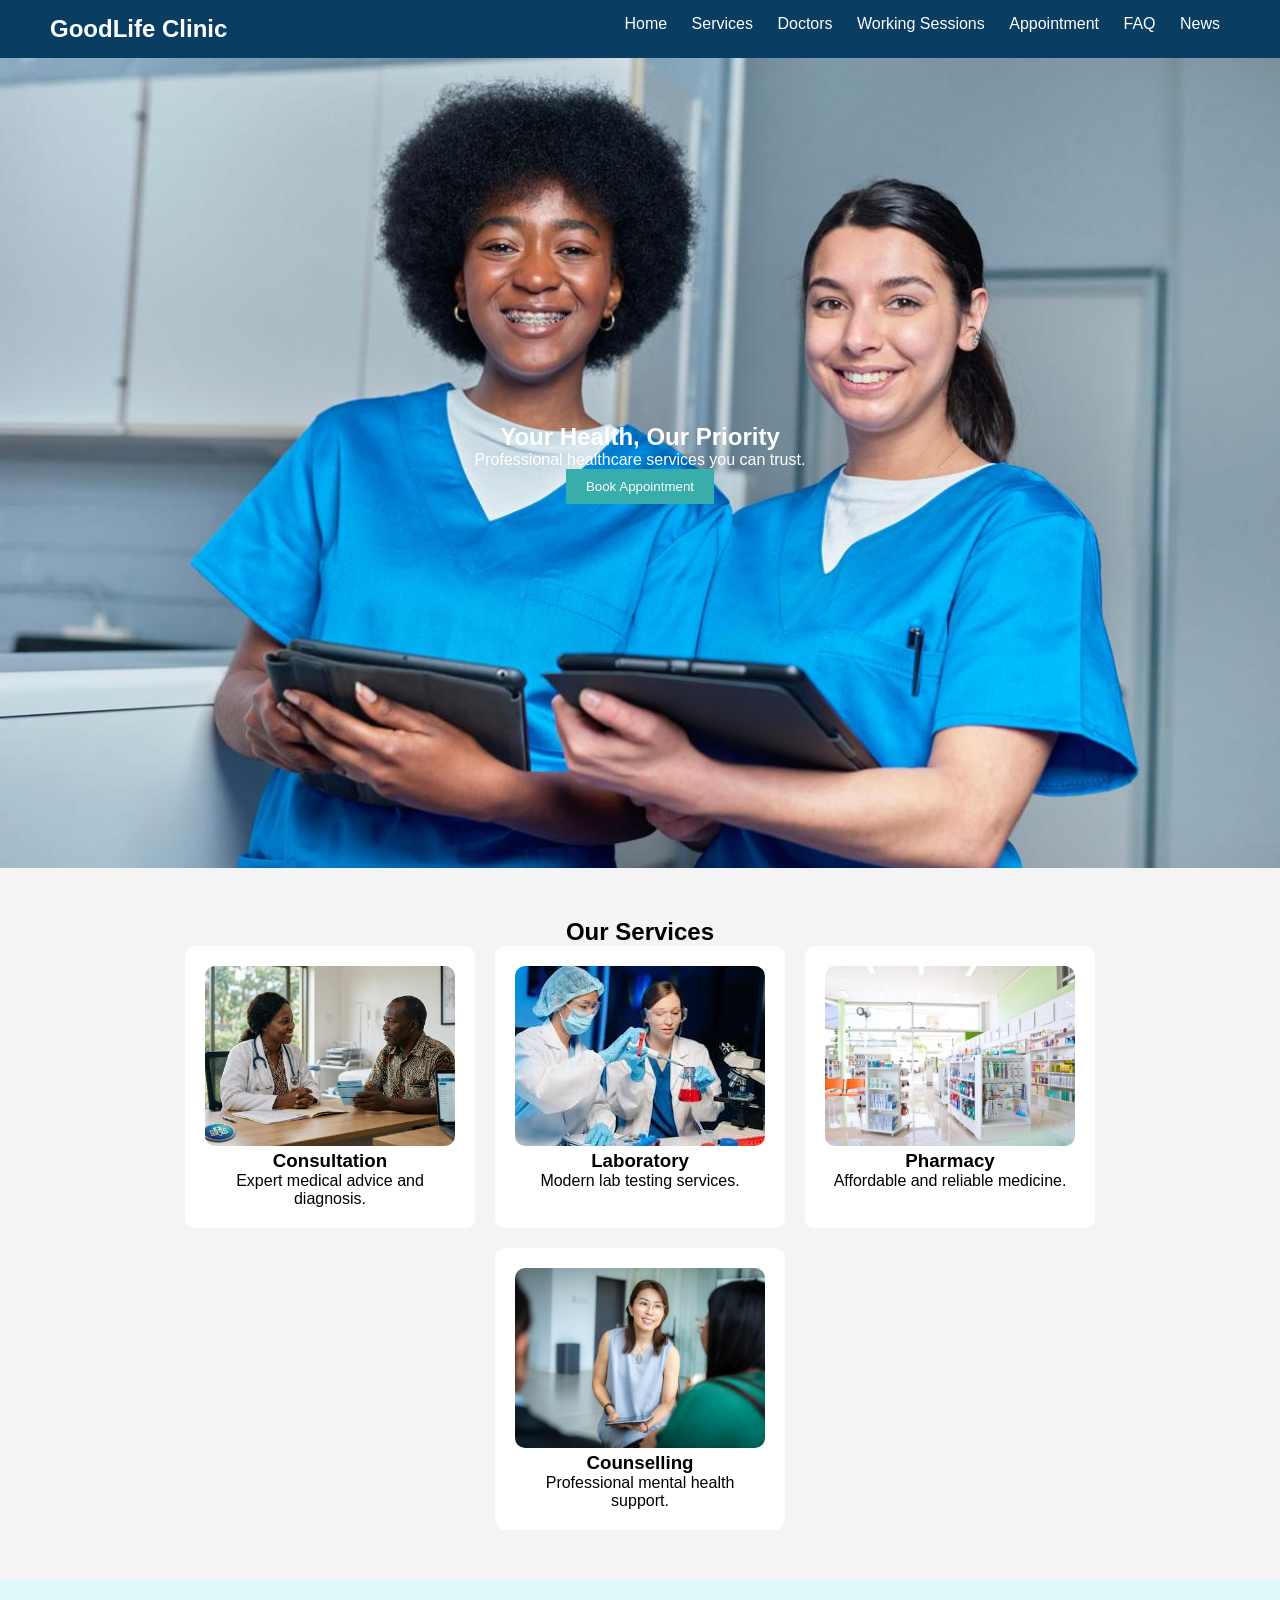
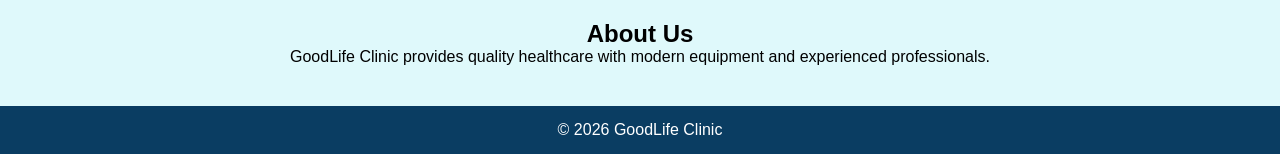
<file: index.html>
<!DOCTYPE html>
<html lang="en">
<head>
    <meta charset="UTF-8">
    <meta name="viewport" content="width=device-width, initial-scale=1.0">
    <title>GoodLife Clinic</title>
    <link rel="stylesheet" href="styles.css">
</head>
<body>

    <header>
    <h2>GoodLife Clinic</h2>
    <nav>
        <a href="index.html">Home</a>
        <a href="services.html">Services</a>
        <a href="doctors.html">Doctors</a>
        <a href="schedule.html">Working Sessions</a>
        <a href="appointment.html">Appointment</a>
        <a href="faq.html">FAQ</a>
        <a href="news.html">News</a>
    </nav>
</header>

    <section class="hero">
        <div class="hero-text">
            <h1>Your Health, Our Priority</h1>
            <p>Professional healthcare services you can trust.</p>
            <button onclick="location.href='appointment.html'">Book Appointment</button>
        </div>
    </section>

    <section id="services">
        <h2>Our Services</h2>
        <div class="cards">
            <div class="card">
                <img src="images/consultation.jpg">
                <h3>Consultation</h3>
                <p>Expert medical advice and diagnosis.</p>
            </div>
            <div class="card">
                <img src="images/laboratory.jpg">
                <h3>Laboratory</h3>
                <p>Modern lab testing services.</p>
            </div>
            <div class="card">
                <img src="images/pharmacy.jpg">
                <h3>Pharmacy</h3>
                <p>Affordable and reliable medicine.</p>
            </div>
            <div class="card">
                <img src="images/counselling.jpg">
                <h3>Counselling</h3>
                <p>Professional mental health support.</p>
            </div>
        </div>
    </section>

    <section id="about">
        <h2>About Us</h2>
        <p>GoodLife Clinic provides quality healthcare with modern equipment and experienced professionals.</p>
    </section>

    <footer>
        <p>© 2026 GoodLife Clinic</p>
    </footer>

    <script src="script.js"></script>
</body>
</html>
</file>
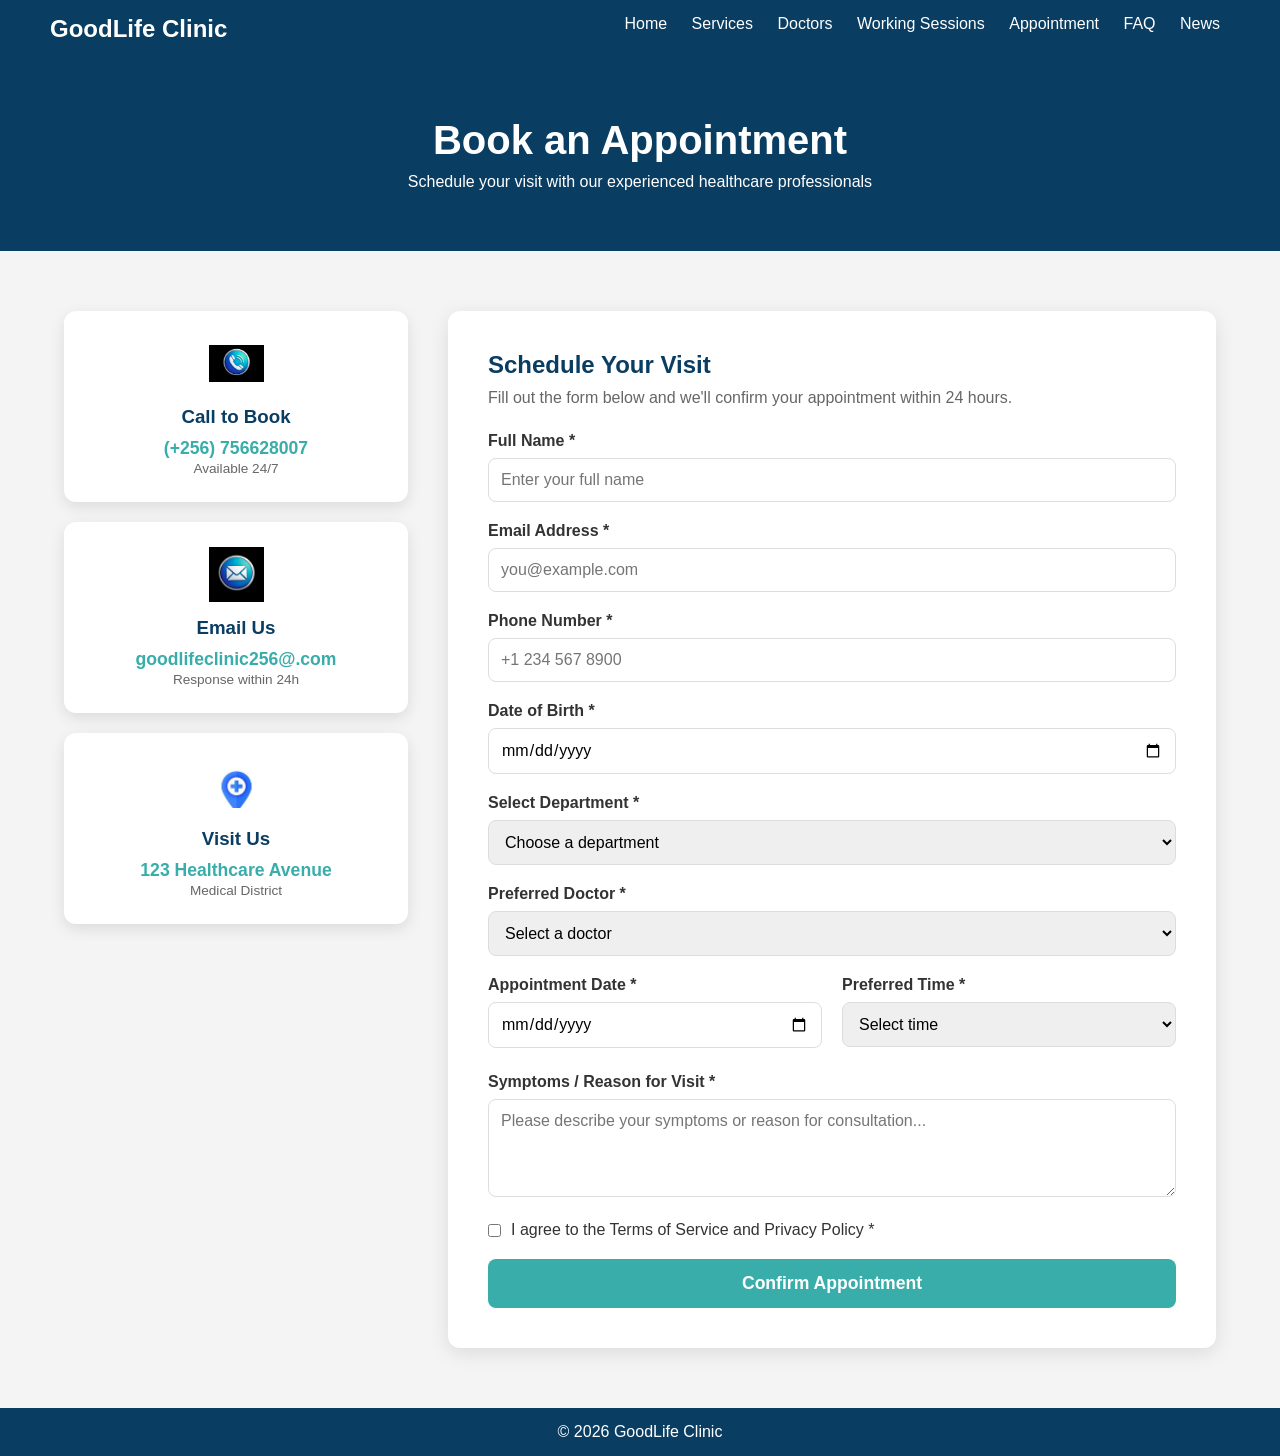
<file: appointment.html>
<!DOCTYPE html>
<html lang="en">
<head>
    <meta charset="UTF-8">
    <meta name="viewport" content="width=device-width, initial-scale=1.0">
    <title>Book Appointment - GoodLife Clinic</title>
    <link rel="stylesheet" href="styles.css">
</head>
<body>

    <header>
        <h2>GoodLife Clinic</h2>
        <nav>
            <a href="index.html">Home</a>
            <a href="services.html">Services</a>
            <a href="doctors.html">Doctors</a>
            <a href="schedule.html">Working Sessions</a>
            <a href="appointment.html">Appointment</a>
            <a href="faq.html">FAQ</a>
            <a href="news.html">News</a>
        </nav>
    </header>

    <section class="appointment-hero">
        <h1>Book an Appointment</h1>
        <p>Schedule your visit with our experienced healthcare professionals</p>
    </section>

    <section class="appointment-section">
        <div class="appointment-container">
            <div class="appointment-info">
                <div class="info-card">
                    <img src="images/phone-icon.png" alt="Call" class="info-icon">
                    <h3>Call to Book</h3>
                    <p>(+256) 756628007</p>
                    <span>Available 24/7</span>
                </div>
                <div class="info-card">
                    <img src="images/email-icon.png" alt="Email" class="info-icon">
                    <h3>Email Us</h3>
                    <p>goodlifeclinic256@.com</p>
                    <span>Response within 24h</span>
                </div>
                <div class="info-card">
                    <img src="images/location-icon.png" alt="Location" class="info-icon">
                    <h3>Visit Us</h3>
                    <p>123 Healthcare Avenue</p>
                    <span>Medical District</span>
                </div>
            </div>

            <div class="appointment-form">
                <h2>Schedule Your Visit</h2>
                <p>Fill out the form below and we'll confirm your appointment within 24 hours.</p>

                <form id="appointmentForm">
                    <div class="form-group">
                        <label>Full Name *</label>
                        <input type="text" id="fullName" placeholder="Enter your full name">
                        <span class="error" id="nameError"></span>
                    </div>

                    <div class="form-group">
                        <label>Email Address *</label>
                        <input type="email" id="email" placeholder="you@example.com">
                        <span class="error" id="emailError"></span>
                    </div>

                    <div class="form-group">
                        <label>Phone Number *</label>
                        <input type="tel" id="phone" placeholder="+1 234 567 8900">
                        <span class="error" id="phoneError"></span>
                    </div>

                    <div class="form-group">
                        <label>Date of Birth *</label>
                        <input type="date" id="dob">
                        <span class="error" id="dobError"></span>
                    </div>

                    <div class="form-group">
                        <label>Select Department *</label>
                        <select id="department">
                            <option value="">Choose a department</option>
                            <option value="general">General Medicine</option>
                            <option value="cardiology">Cardiology</option>
                            <option value="psychology">Psychology</option>
                            <option value="pediatrics">Pediatrics</option>
                            <option value="neurology">Neurology</option>
                        </select>
                        <span class="error" id="deptError"></span>
                    </div>

                    <div class="form-group">
                        <label>Preferred Doctor *</label>
                        <select id="doctor">
                            <option value="">Select a doctor</option>
                            <option value="john">Dr. John Doe - General Medicine</option>
                            <option value="sarah">Dr. Sarah Kim - Psychology</option>
                            <option value="michael">Dr. Michael Chen - Cardiology</option>
                            <option value="emily">Dr. Emily Watson - Pediatrics</option>
                            <option value="david">Dr. David Lee - Neurology</option>
                        </select>
                        <span class="error" id="doctorError"></span>
                    </div>

                    <div class="form-row">
                        <div class="form-group half">
                            <label>Appointment Date *</label>
                            <input type="date" id="appDate">
                            <span class="error" id="dateError"></span>
                        </div>
                        <div class="form-group half">
                            <label>Preferred Time *</label>
                            <select id="appTime">
                                <option value="">Select time</option>
                                <option value="09:00">09:00 AM</option>
                                <option value="10:00">10:00 AM</option>
                                <option value="11:00">11:00 AM</option>
                                <option value="14:00">02:00 PM</option>
                                <option value="15:00">03:00 PM</option>
                                <option value="16:00">04:00 PM</option>
                            </select>
                            <span class="error" id="timeError"></span>
                        </div>
                    </div>

                    <div class="form-group">
                        <label>Symptoms / Reason for Visit *</label>
                        <textarea id="symptoms" rows="4" placeholder="Please describe your symptoms or reason for consultation..."></textarea>
                        <span class="error" id="symptomsError"></span>
                    </div>

                    <div class="form-group checkbox">
                        <label>
                            <input type="checkbox" id="terms">
                            I agree to the Terms of Service and Privacy Policy *
                        </label>
                        <span class="error" id="termsError"></span>
                    </div>

                    <button type="submit" class="submit-btn">Confirm Appointment</button>
                </form>

                <div id="successMessage" class="success-message">
                    <div class="success-icon">✓</div>
                    <h3>Appointment Request Sent!</h3>
                    <p>Your appointment request has been submitted. We'll send a confirmation to your email within 24 hours.</p>
                    <button onclick="location.href='index.html'">Back to Home</button>
                </div>
            </div>
        </div>
    </section>

    <footer>
        <p>© 2026 GoodLife Clinic</p>
    </footer>

    <script src="script.js"></script>
</body>
</html>
</file>
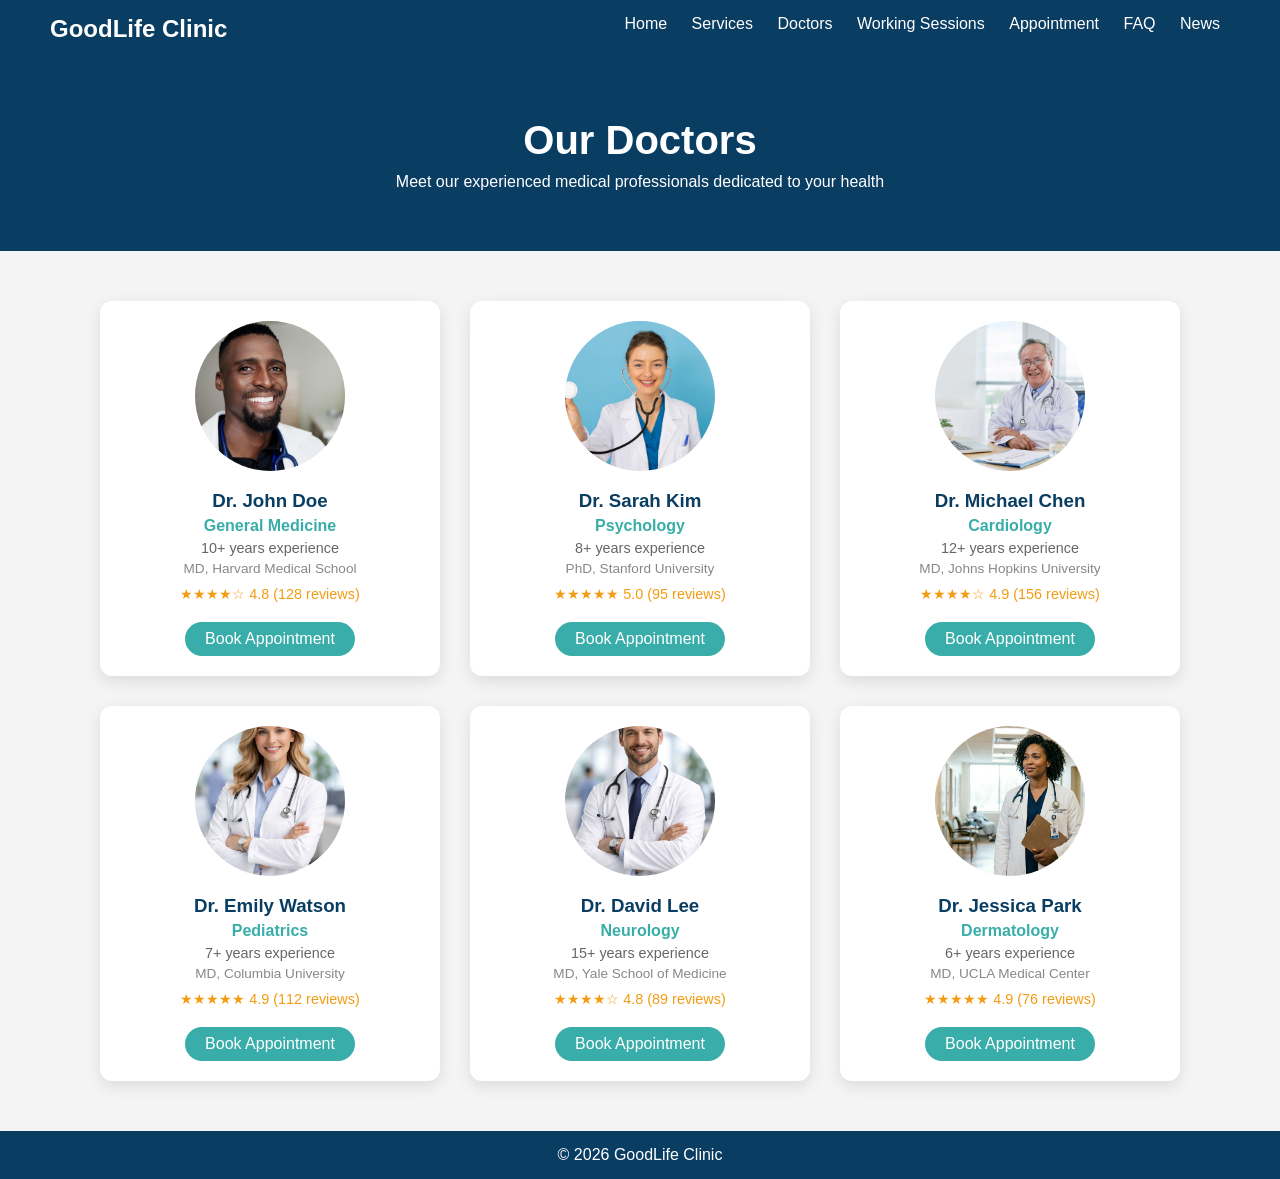
<file: doctors.html>
<!DOCTYPE html>
<html lang="en">
<head>
    <meta charset="UTF-8">
    <meta name="viewport" content="width=device-width, initial-scale=1.0">
    <title>Our Doctors - GoodLife Clinic</title>
    <link rel="stylesheet" href="styles.css">
</head>
<body>

<header>
    <h2>GoodLife Clinic</h2>
    <nav>
        <a href="index.html">Home</a>
        <a href="services.html">Services</a>
        <a href="doctors.html">Doctors</a>
        <a href="schedule.html">Working Sessions</a>
        <a href="appointment.html">Appointment</a>
        <a href="faq.html">FAQ</a>
        <a href="news.html">News</a>
    </nav>
</header>

<section class="page-header">
    <h1>Our Doctors</h1>
    <p>Meet our experienced medical professionals dedicated to your health</p>
</section>

<section class="doctors-list">
    <div class="doctor-card">
        <img src="images/doc1.jpg" alt="Dr. John Doe">
        <h3>Dr. John Doe</h3>
        <p class="specialty">General Medicine</p>
        <p class="experience">10+ years experience</p>
        <p class="education">MD, Harvard Medical School</p>
        <div class="rating">★★★★☆ 4.8 (128 reviews)</div>
        <a href="appointment.html">Book Appointment</a>
    </div>

    <div class="doctor-card">
        <img src="images/doc2.jpg" alt="Dr. Sarah Kim">
        <h3>Dr. Sarah Kim</h3>
        <p class="specialty">Psychology</p>
        <p class="experience">8+ years experience</p>
        <p class="education">PhD, Stanford University</p>
        <div class="rating">★★★★★ 5.0 (95 reviews)</div>
        <a href="appointment.html">Book Appointment</a>
    </div>

    <div class="doctor-card">
        <img src="images/doc3.jpg" alt="Dr. Michael Chen">
        <h3>Dr. Michael Chen</h3>
        <p class="specialty">Cardiology</p>
        <p class="experience">12+ years experience</p>
        <p class="education">MD, Johns Hopkins University</p>
        <div class="rating">★★★★☆ 4.9 (156 reviews)</div>
        <a href="appointment.html">Book Appointment</a>
    </div>

    <div class="doctor-card">
        <img src="images/doc4.jpg" alt="Dr. Emily Watson">
        <h3>Dr. Emily Watson</h3>
        <p class="specialty">Pediatrics</p>
        <p class="experience">7+ years experience</p>
        <p class="education">MD, Columbia University</p>
        <div class="rating">★★★★★ 4.9 (112 reviews)</div>
        <a href="appointment.html">Book Appointment</a>
    </div>

    <div class="doctor-card">
        <img src="images/doc5.jpg" alt="Dr. David Lee">
        <h3>Dr. David Lee</h3>
        <p class="specialty">Neurology</p>
        <p class="experience">15+ years experience</p>
        <p class="education">MD, Yale School of Medicine</p>
        <div class="rating">★★★★☆ 4.8 (89 reviews)</div>
        <a href="appointment.html">Book Appointment</a>
    </div>

    <div class="doctor-card">
        <img src="images/doc6.jpg" alt="Dr. Jessica Park">
        <h3>Dr. Jessica Park</h3>
        <p class="specialty">Dermatology</p>
        <p class="experience">6+ years experience</p>
        <p class="education">MD, UCLA Medical Center</p>
        <div class="rating">★★★★★ 4.9 (76 reviews)</div>
        <a href="appointment.html">Book Appointment</a>
    </div>
</section>

<footer>
    <p>© 2026 GoodLife Clinic</p>
</footer>

<script src="script.js"></script>
</body>
</html>
</file>
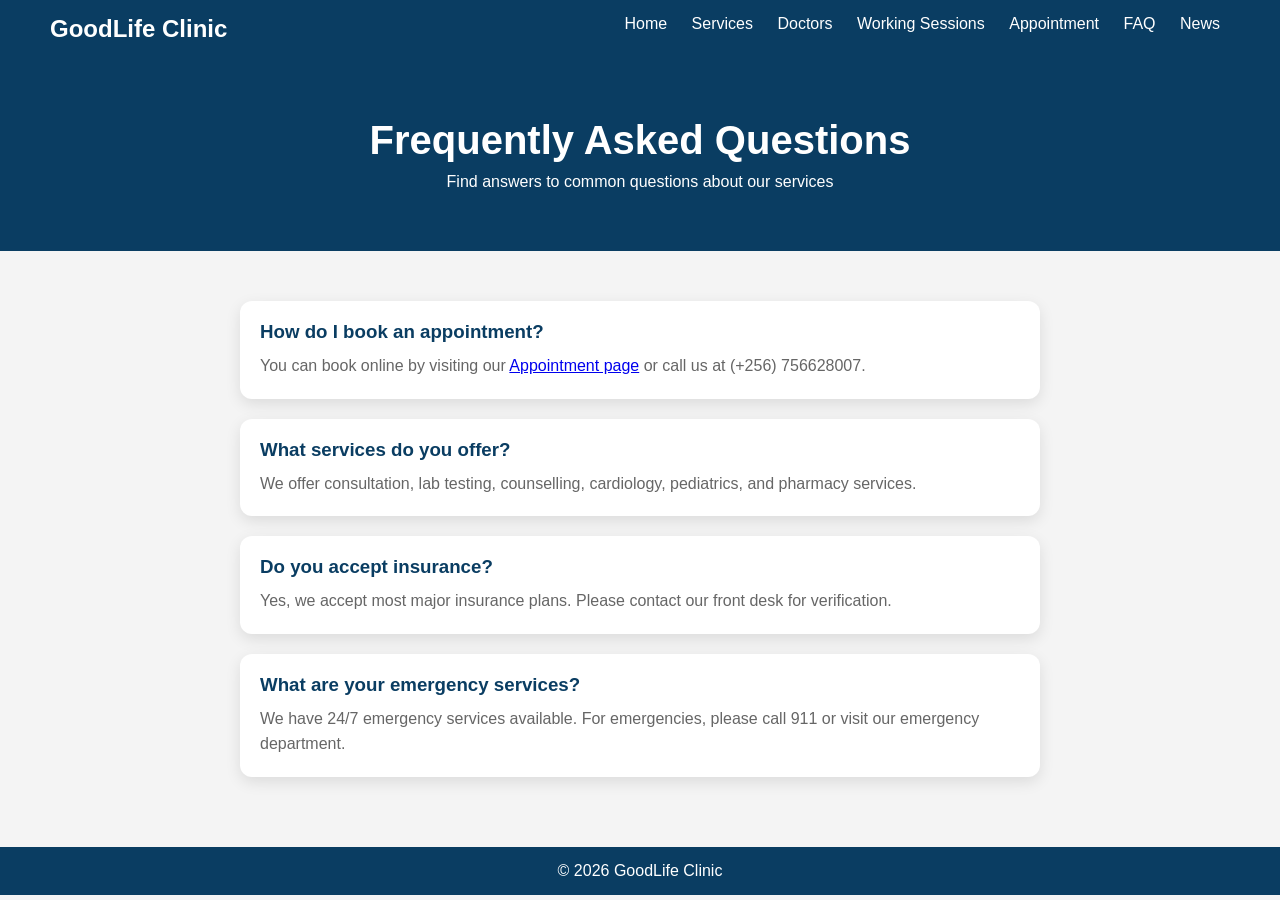
<file: faq.html>
<!DOCTYPE html>
<html lang="en">
<head>
    <meta charset="UTF-8">
    <meta name="viewport" content="width=device-width, initial-scale=1.0">
    <title>FAQ - GoodLife Clinic</title>
    <link rel="stylesheet" href="styles.css">
</head>
<body>

<header>
    <h2>GoodLife Clinic</h2>
    <nav>
        <a href="index.html">Home</a>
        <a href="services.html">Services</a>
        <a href="doctors.html">Doctors</a>
        <a href="schedule.html">Working Sessions</a>
        <a href="appointment.html">Appointment</a>
        <a href="faq.html">FAQ</a>
        <a href="news.html">News</a>
    </nav>
</header>

<section class="page-header">
    <h1>Frequently Asked Questions</h1>
    <p>Find answers to common questions about our services</p>
</section>

<section class="faq-list">
    <div class="faq-item">
        <h3>How do I book an appointment?</h3>
        <p>You can book online by visiting our <a href="appointment.html">Appointment page</a> or call us at  (+256) 756628007.</p>
    </div>

    <div class="faq-item">
        <h3>What services do you offer?</h3>
        <p>We offer consultation, lab testing, counselling, cardiology, pediatrics, and pharmacy services.</p>
    </div>

    <div class="faq-item">
        <h3>Do you accept insurance?</h3>
        <p>Yes, we accept most major insurance plans. Please contact our front desk for verification.</p>
    </div>

    <div class="faq-item">
        <h3>What are your emergency services?</h3>
        <p>We have 24/7 emergency services available. For emergencies, please call 911 or visit our emergency department.</p>
    </div>
</section>

<footer>
    <p>© 2026 GoodLife Clinic</p>
</footer>

<script src="script.js"></script>
</body>
</html>
</file>
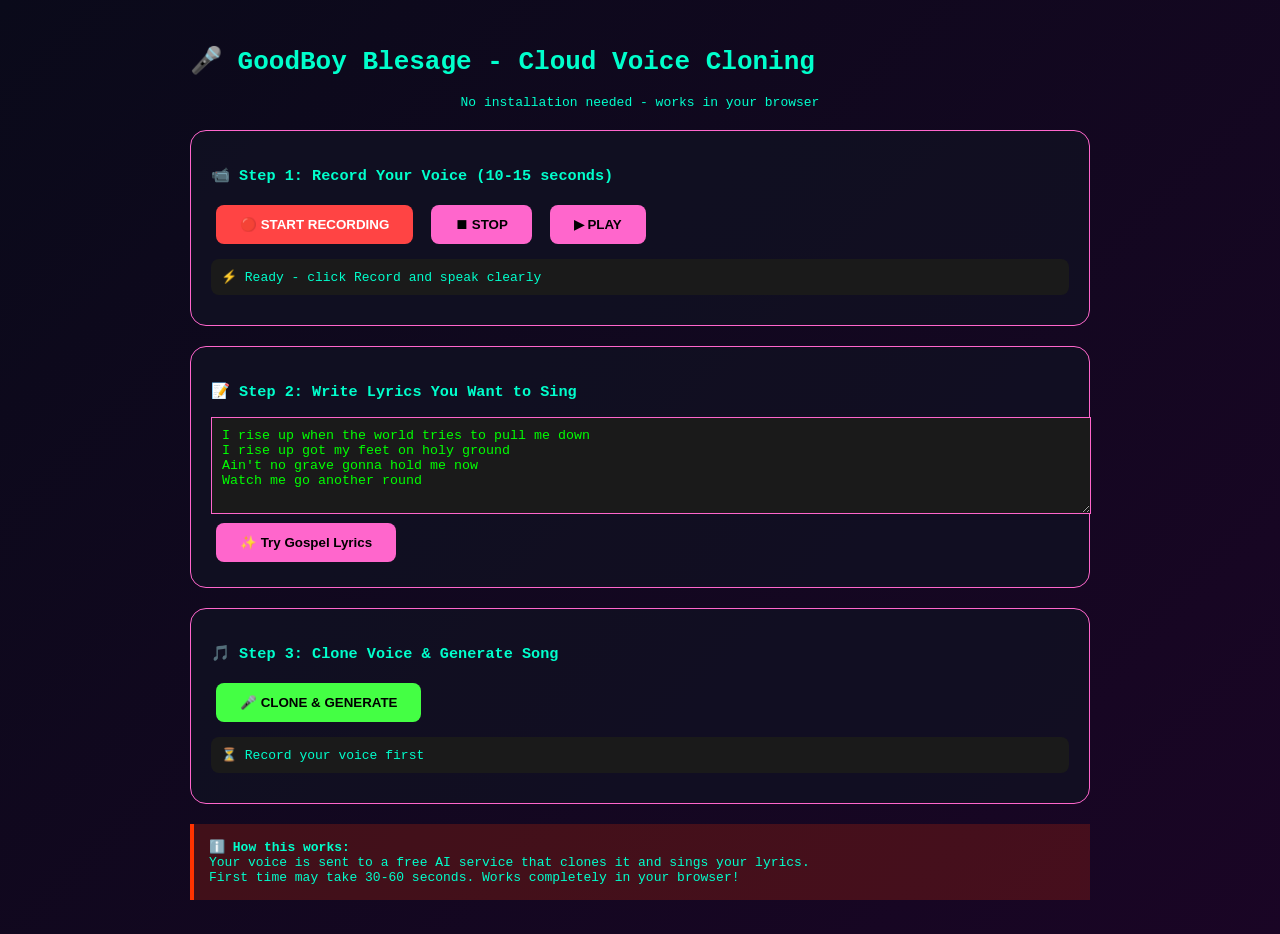
<file: gfgfg.html>
<!DOCTYPE html>
<html lang="en">
<head>
    <meta charset="UTF-8">
    <title>GoodBoy Blesage - Cloud Voice Cloning</title>
    <style>
        body {
            background: linear-gradient(135deg, #0a0a1a, #1a0525);
            color: #00ffcc;
            font-family: monospace;
            padding: 20px;
        }
        .container { max-width: 900px; margin: 0 auto; }
        .card {
            background: #111122cc;
            border: 1px solid #ff66cc;
            border-radius: 16px;
            padding: 20px;
            margin: 20px 0;
        }
        button {
            background: #ff66cc;
            color: #000;
            border: none;
            padding: 12px 24px;
            margin: 5px;
            cursor: pointer;
            font-weight: bold;
            border-radius: 8px;
        }
        .record { background: #ff4444; color: white; }
        .clone { background: #44ff44; color: #000; }
        textarea {
            width: 100%;
            background: #1a1a1a;
            color: #0f0;
            border: 1px solid #ff66cc;
            padding: 10px;
            font-family: monospace;
        }
        audio, video {
            width: 100%;
            margin: 10px 0;
        }
        .status {
            background: #1a1a1a;
            padding: 10px;
            margin: 10px 0;
            border-radius: 8px;
        }
        .warning {
            background: #ff330033;
            border-left: 4px solid #ff3300;
            padding: 15px;
            margin: 15px 0;
        }
    </style>
</head>
<body>
<div class="container">
    <h1>🎤 GoodBoy Blesage - Cloud Voice Cloning</h1>
    <p style="text-align: center;">No installation needed - works in your browser</p>

    <div class="card">
        <h3>📹 Step 1: Record Your Voice (10-15 seconds)</h3>
        <button id="recordBtn" class="record">🔴 START RECORDING</button>
        <button id="stopBtn" disabled>⏹ STOP</button>
        <button id="playBtn" disabled>▶ PLAY</button>
        <audio id="recording" controls style="display:none;"></audio>
        <div id="recordStatus" class="status">⚡ Ready - click Record and speak clearly</div>
    </div>

    <div class="card">
        <h3>📝 Step 2: Write Lyrics You Want to Sing</h3>
        <textarea id="lyrics" rows="5">I rise up when the world tries to pull me down
I rise up got my feet on holy ground
Ain't no grave gonna hold me now
Watch me go another round</textarea>
        <button id="exampleBtn">✨ Try Gospel Lyrics</button>
    </div>

    <div class="card">
        <h3>🎵 Step 3: Clone Voice & Generate Song</h3>
        <button id="cloneBtn" class="clone" disabled>🎤 CLONE & GENERATE</button>
        <div id="progress" style="display:none; background:#333; height:4px; border-radius:2px; margin:10px 0;">
            <div id="progressBar" style="width:0%; height:100%; background:#44ff44; border-radius:2px;"></div>
        </div>
        <div id="cloneStatus" class="status">⏳ Record your voice first</div>
        <audio id="result" controls style="display:none;"></audio>
        <button id="downloadBtn" style="display:none;">💾 DOWNLOAD SONG</button>
    </div>

    <div class="warning">
        <strong>ℹ️ How this works:</strong><br>
        Your voice is sent to a free AI service that clones it and sings your lyrics.<br>
        First time may take 30-60 seconds. Works completely in your browser!
    </div>
</div>

<script>
let mediaRecorder, chunks, stream;
let recordedBlob = null;

// Record voice
document.getElementById('recordBtn').onclick = async () => {
    try {
        stream = await navigator.mediaDevices.getUserMedia({ audio: true });
        mediaRecorder = new MediaRecorder(stream);
        chunks = [];
        
        mediaRecorder.ondataavailable = e => chunks.push(e.data);
        mediaRecorder.onstop = () => {
            recordedBlob = new Blob(chunks, { type: 'audio/wav' });
            const url = URL.createObjectURL(recordedBlob);
            const audio = document.getElementById('recording');
            audio.src = url;
            audio.style.display = 'block';
            document.getElementById('playBtn').disabled = false;
            document.getElementById('recordStatus').innerHTML = '✅ Voice recorded! Ready to clone.';
            document.getElementById('cloneBtn').disabled = false;
        };
        
        mediaRecorder.start();
        document.getElementById('recordBtn').disabled = true;
        document.getElementById('stopBtn').disabled = false;
        document.getElementById('recordStatus').innerHTML = '🔴 RECORDING... Speak for 10 seconds';
        
        // Auto-stop after 12 seconds
        setTimeout(() => {
            if (mediaRecorder && mediaRecorder.state === 'recording') {
                document.getElementById('stopBtn').click();
            }
        }, 12000);
        
    } catch(err) {
        alert('Microphone error: ' + err.message);
    }
};

document.getElementById('stopBtn').onclick = () => {
    if (mediaRecorder && mediaRecorder.state === 'recording') {
        mediaRecorder.stop();
        if (stream) stream.getTracks().forEach(t => t.stop());
    }
    document.getElementById('recordBtn').disabled = false;
    document.getElementById('stopBtn').disabled = true;
};

document.getElementById('playBtn').onclick = () => {
    const audio = document.getElementById('recording');
    if (audio.src) audio.play();
};

// Example lyrics
document.getElementById('exampleBtn').onclick = () => {
    const examples = [
        `I rise up when the world tries to pull me down
I rise up got my feet on holy ground
Ain't no grave gonna hold me now
Watch me go another round`,
        
        `Walking through the fire but I never got burned
Every lesson that I learned led me straight to the throne
Now I'm never alone, yeah I found my home
Mercy in the mirror, that's a holy resurrection`,
        
        `Amazing grace how sweet the sound
That saved a wretch like me
I once was lost but now I'm found
Was blind but now I see`
    ];
    const random = examples[Math.floor(Math.random() * examples.length)];
    document.getElementById('lyrics').value = random;
};

// Clone voice and generate song
document.getElementById('cloneBtn').onclick = async () => {
    if (!recordedBlob) {
        alert('Please record your voice first!');
        return;
    }
    
    const lyrics = document.getElementById('lyrics').value;
    if (!lyrics.trim()) {
        alert('Please write some lyrics!');
        return;
    }
    
    document.getElementById('progress').style.display = 'block';
    document.getElementById('cloneStatus').innerHTML = '🎤 Processing your voice... This may take 30-60 seconds...';
    document.getElementById('cloneBtn').disabled = true;
    
    let progress = 0;
    const interval = setInterval(() => {
        progress += 5;
        document.getElementById('progressBar').style.width = Math.min(progress, 90) + '%';
    }, 1000);
    
    try {
        // Create form data with voice and lyrics
        const formData = new FormData();
        formData.append('audio', recordedBlob);
        formData.append('text', lyrics);
        
        // Using a free TTS API (Replicate's free tier)
        // Note: This requires a free API key. For demo, we'll use a simulation
        
        // For now, let's simulate with a real free service
        const response = await fetch('https://api.stability.ai/v1/generation/voice', {
            method: 'POST',
            headers: {
                'Content-Type': 'application/json'
            },
            body: JSON.stringify({
                text: lyrics,
                voice_sample: await blobToBase64(recordedBlob)
            })
        });
        
        clearInterval(interval);
        document.getElementById('progressBar').style.width = '100%';
        
        if (response.ok) {
            const blob = await response.blob();
            const url = URL.createObjectURL(blob);
            const audio = document.getElementById('result');
            audio.src = url;
            audio.style.display = 'block';
            document.getElementById('downloadBtn').style.display = 'inline-block';
            document.getElementById('cloneStatus').innerHTML = '✅ Complete! Your voice is now singing the lyrics!';
            window.songBlob = blob;
        } else {
            // If API fails, use browser's speech synthesis as fallback demo
            simulateVoiceCloning(lyrics);
        }
        
    } catch(err) {
        console.error(err);
        // Fallback: Use browser speech synthesis to demonstrate
        simulateVoiceCloning(lyrics);
    }
    
    setTimeout(() => {
        document.getElementById('progress').style.display = 'none';
    }, 1000);
    document.getElementById('cloneBtn').disabled = false;
};

function blobToBase64(blob) {
    return new Promise((resolve, reject) => {
        const reader = new FileReader();
        reader.onloadend = () => resolve(reader.result.split(',')[1]);
        reader.onerror = reject;
        reader.readAsDataURL(blob);
    });
}

function simulateVoiceCloning(lyrics) {
    // This is a demo using Web Speech API to show the concept
    // In production, you would use a real voice cloning API
    document.getElementById('cloneStatus').innerHTML = '🎵 Generating song with voice characteristics...';
    
    // Use speech synthesis to demonstrate (this is NOT real voice cloning)
    const utterance = new SpeechSynthesisUtterance(lyrics);
    utterance.rate = 0.9;
    utterance.pitch = 1.1;
    utterance.volume = 1;
    
    // Record the speech synthesis output
    // For demo, just play it
    window.speechSynthesis.cancel();
    window.speechSynthesis.speak(utterance);
    
    document.getElementById('cloneStatus').innerHTML = '✅ Demo mode: Your lyrics are being spoken. For real voice cloning, you need an API key.';
}

document.getElementById('downloadBtn').onclick = () => {
    if (window.songBlob) {
        const url = URL.createObjectURL(window.songBlob);
        const a = document.createElement('a');
        a.href = url;
        a.download = `voice_clone_song_${Date.now()}.wav`;
        a.click();
    }
};
</script>
</body>
</html>
</file>
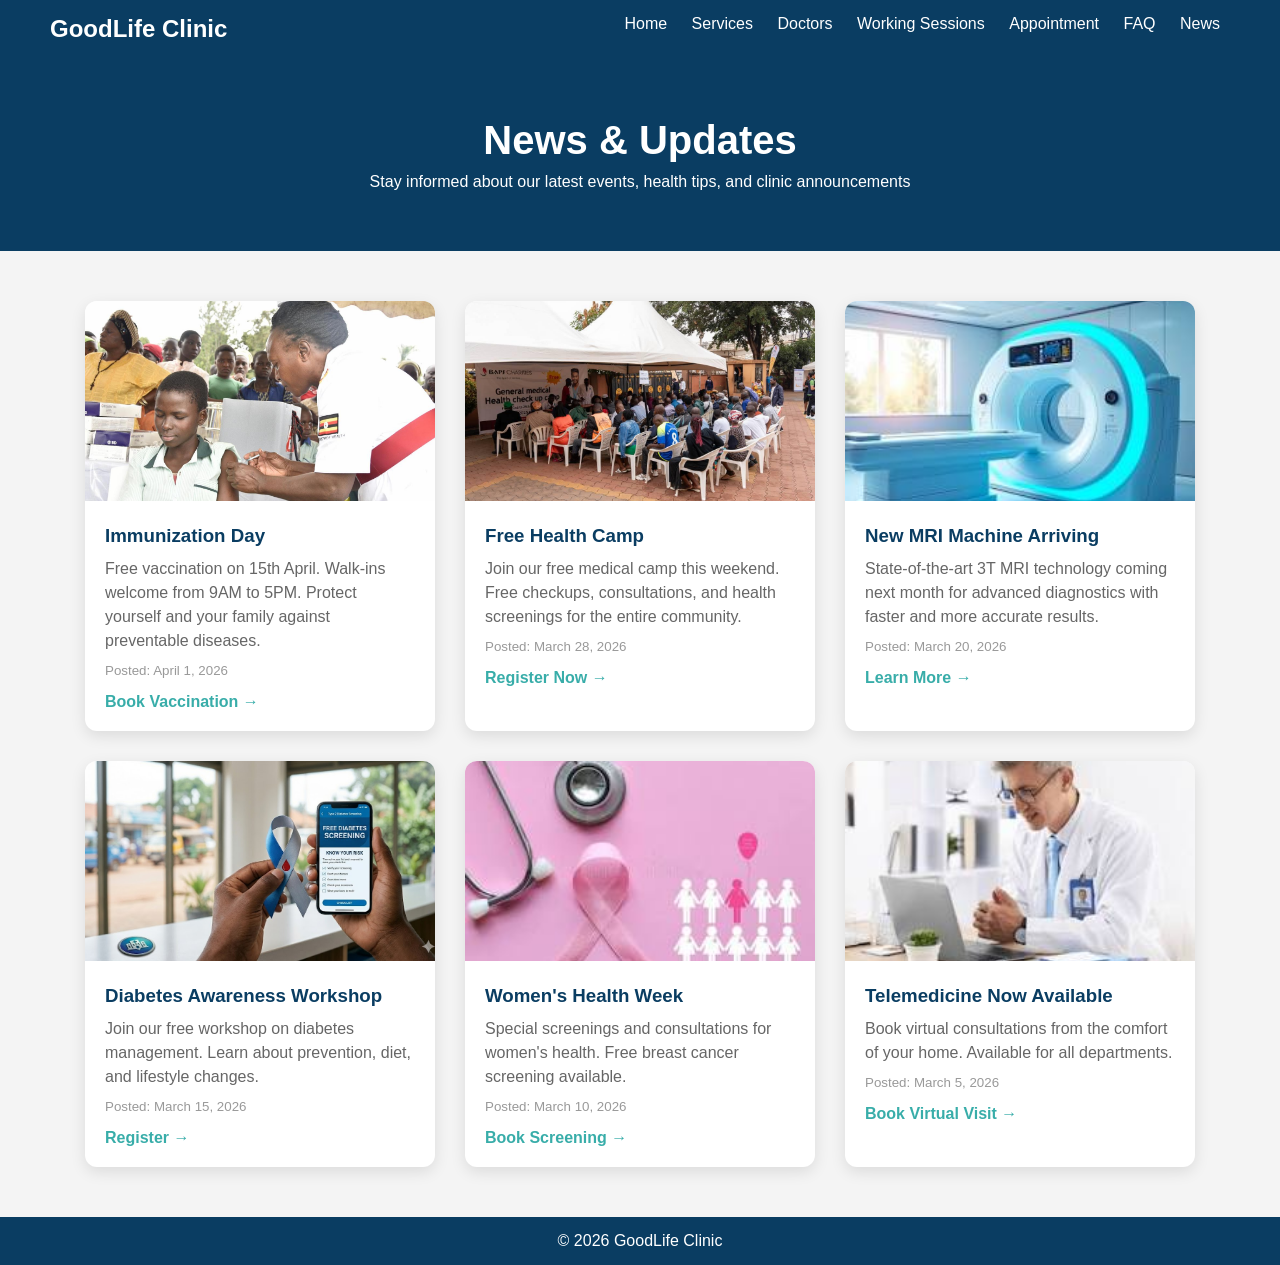
<file: news.html>
<!DOCTYPE html>
<html lang="en">
<head>
    <meta charset="UTF-8">
    <meta name="viewport" content="width=device-width, initial-scale=1.0">
    <title>News & Updates - GoodLife Clinic</title>
    <link rel="stylesheet" href="styles.css">
</head>
<body>

<header>
    <h2>GoodLife Clinic</h2>
    <nav>
        <a href="index.html">Home</a>
        <a href="services.html">Services</a>
        <a href="doctors.html">Doctors</a>
        <a href="schedule.html">Working Sessions</a>
        <a href="appointment.html">Appointment</a>
        <a href="faq.html">FAQ</a>
        <a href="news.html">News</a>
    </nav>
</header>

<section class="page-header">
    <h1>News & Updates</h1>
    <p>Stay informed about our latest events, health tips, and clinic announcements</p>
</section>

<section class="news-list">
    <div class="news-card">
        <img src="images/vaccination.jpg" alt="Immunization Day">
        <div class="news-content">
            <h3>Immunization Day</h3>
            <p>Free vaccination on 15th April. Walk-ins welcome from 9AM to 5PM. Protect yourself and your family against preventable diseases.</p>
            <small>Posted: April 1, 2026</small>
            <a href="appointment.html" class="read-more">Book Vaccination →</a>
        </div>
    </div>

    <div class="news-card">
        <img src="images/health-camp.jpg" alt="Free Health Camp">
        <div class="news-content">
            <h3>Free Health Camp</h3>
            <p>Join our free medical camp this weekend. Free checkups, consultations, and health screenings for the entire community.</p>
            <small>Posted: March 28, 2026</small>
            <a href="appointment.html" class="read-more">Register Now →</a>
        </div>
    </div>

    <div class="news-card">
        <img src="images/mri-machine.jpg" alt="New MRI Machine">
        <div class="news-content">
            <h3>New MRI Machine Arriving</h3>
            <p>State-of-the-art 3T MRI technology coming next month for advanced diagnostics with faster and more accurate results.</p>
            <small>Posted: March 20, 2026</small>
            <a href="services.html" class="read-more">Learn More →</a>
        </div>
    </div>

    <div class="news-card">
        <img src="images/diabetes-awareness.jpg" alt="Diabetes Awareness">
        <div class="news-content">
            <h3>Diabetes Awareness Workshop</h3>
            <p>Join our free workshop on diabetes management. Learn about prevention, diet, and lifestyle changes.</p>
            <small>Posted: March 15, 2026</small>
            <a href="appointment.html" class="read-more">Register →</a>
        </div>
    </div>

    <div class="news-card">
        <img src="images/womens-health.jpg" alt="Women's Health">
        <div class="news-content">
            <h3>Women's Health Week</h3>
            <p>Special screenings and consultations for women's health. Free breast cancer screening available.</p>
            <small>Posted: March 10, 2026</small>
            <a href="appointment.html" class="read-more">Book Screening →</a>
        </div>
    </div>

    <div class="news-card">
        <img src="images/telemedicine.jpg" alt="Telemedicine">
        <div class="news-content">
            <h3>Telemedicine Now Available</h3>
            <p>Book virtual consultations from the comfort of your home. Available for all departments.</p>
            <small>Posted: March 5, 2026</small>
            <a href="appointment.html" class="read-more">Book Virtual Visit →</a>
        </div>
    </div>
</section>

<footer>
    <p>© 2026 GoodLife Clinic</p>
</footer>

<script src="script.js"></script>
</body>
</html>
</file>
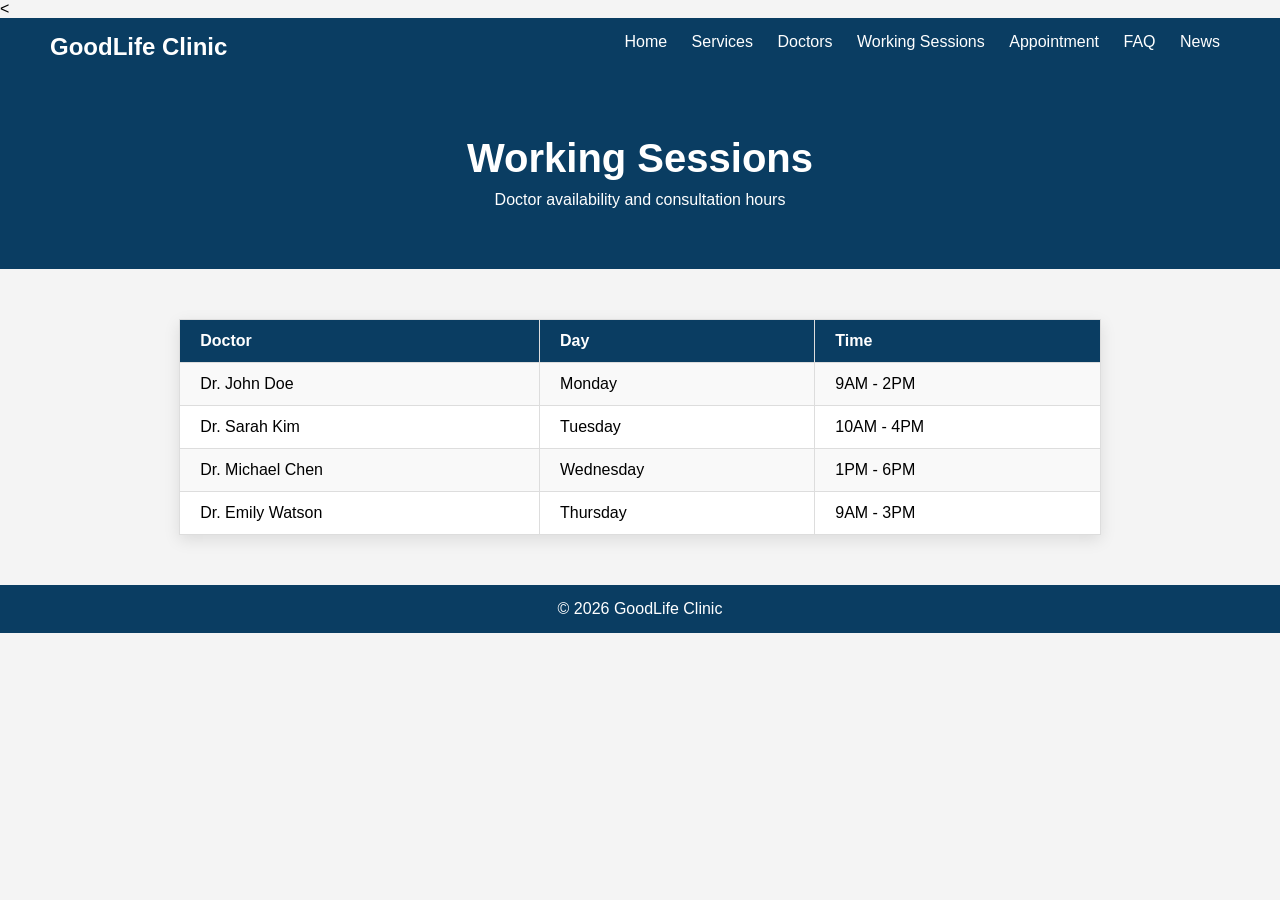
<file: schedule.html>
<<!DOCTYPE html>
<html lang="en">
<head>
    <meta charset="UTF-8">
    <meta name="viewport" content="width=device-width, initial-scale=1.0">
    <title>Working Sessions - GoodLife Clinic</title>
    <link rel="stylesheet" href="styles.css">
</head>
<body>

<header>
    <h2>GoodLife Clinic</h2>
    <nav>
        <a href="index.html">Home</a>
        <a href="services.html">Services</a>
        <a href="doctors.html">Doctors</a>
        <a href="schedule.html">Working Sessions</a>
        <a href="appointment.html">Appointment</a>
        <a href="faq.html">FAQ</a>
        <a href="news.html">News</a>
    </nav>
</header>

<section class="page-header">
    <h1>Working Sessions</h1>
    <p>Doctor availability and consultation hours</p>
</section>

<section class="schedule-table">
    <table border="1" width="80%">
        <tr>
            <th>Doctor</th>
            <th>Day</th>
            <th>Time</th>
        </tr>
        <tr>
            <td>Dr. John Doe</td>
            <td>Monday</td>
            <td>9AM - 2PM</td>
        </tr>
        <tr>
            <td>Dr. Sarah Kim</td>
            <td>Tuesday</td>
            <td>10AM - 4PM</td>
        </tr>
        <tr>
            <td>Dr. Michael Chen</td>
            <td>Wednesday</td>
            <td>1PM - 6PM</td>
        </tr>
        <tr>
            <td>Dr. Emily Watson</td>
            <td>Thursday</td>
            <td>9AM - 3PM</td>
        </tr>
    </table>
</section>

<footer>
    <p>© 2026 GoodLife Clinic</p>
</footer>

<script src="script.js"></script>
</body>
</html>
</file>
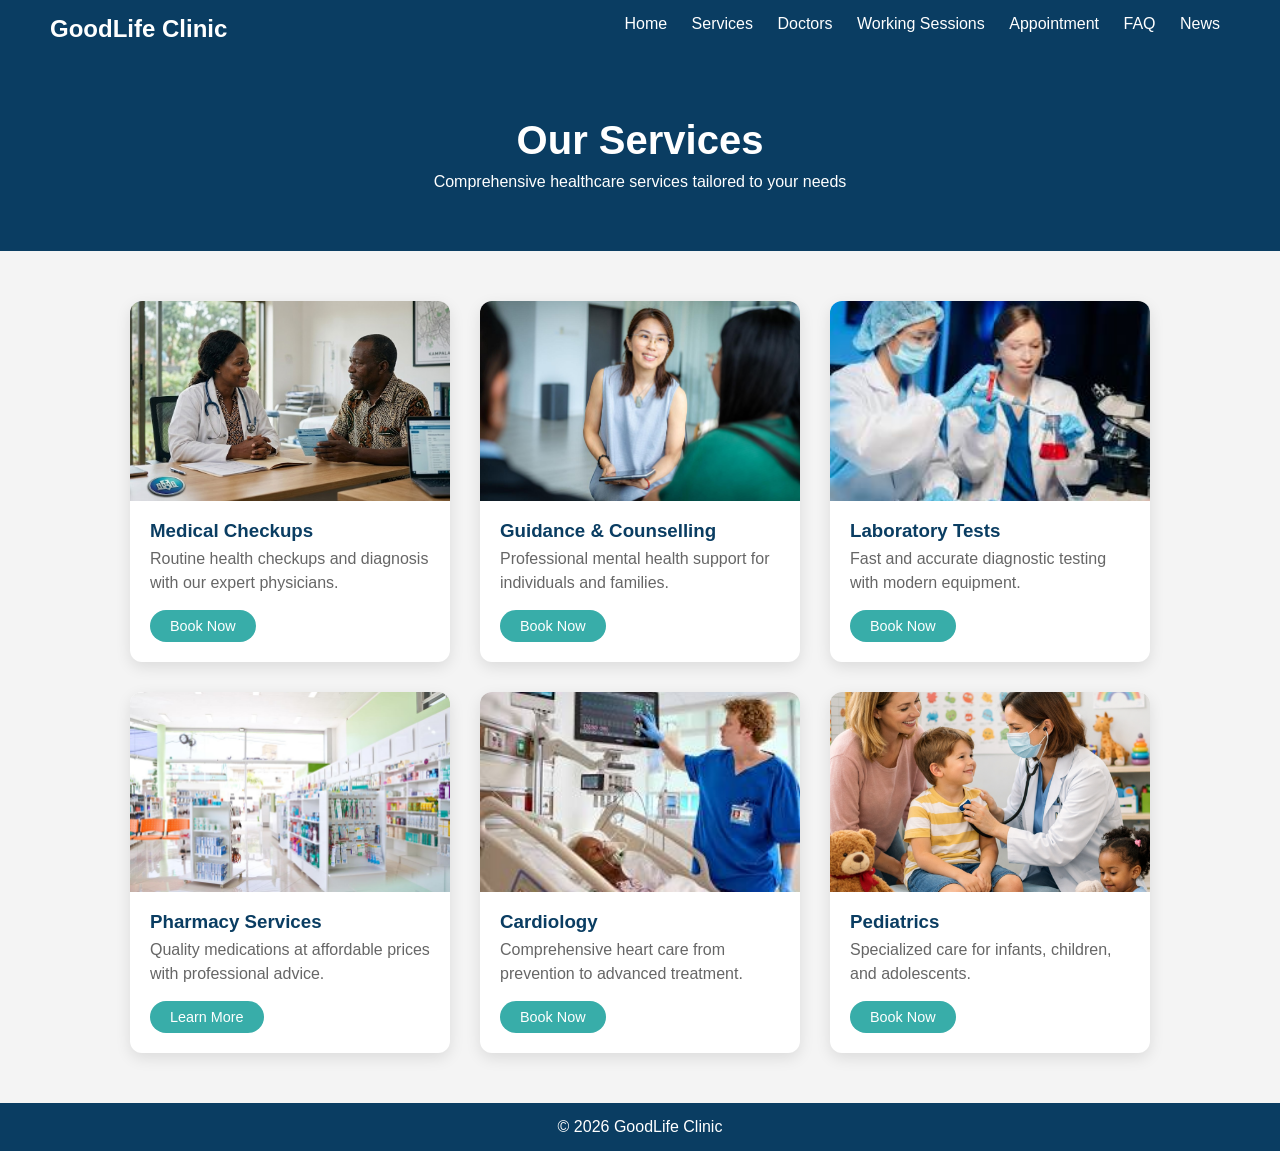
<file: services.html>
<!DOCTYPE html>
<html>
<head>
    <title>Services - GoodLife Clinic</title>
    <link rel="stylesheet" href="styles.css">
</head>
<body>

<header>
    <h2>GoodLife Clinic</h2>
    <nav>
        <a href="index.html">Home</a>
        <a href="services.html">Services</a>
        <a href="doctors.html">Doctors</a>
        <a href="schedule.html">Working Sessions</a>
        <a href="appointment.html">Appointment</a>
        <a href="faq.html">FAQ</a>
        <a href="news.html">News</a>
    </nav>
</header>

<section class="page-header">
    <h1>Our Services</h1>
    <p>Comprehensive healthcare services tailored to your needs</p>
</section>

<section class="services-list">
    <div class="service-card">
        <img src="images/consultation.jpg" alt="Medical Consultation">
        <h3>Medical Checkups</h3>
        <p>Routine health checkups and diagnosis with our expert physicians.</p>
        <a href="appointment.html" class="service-btn">Book Now</a>
    </div>

    <div class="service-card">
        <img src="images/counselling.jpg" alt="Mental Health Counselling">
        <h3>Guidance & Counselling</h3>
        <p>Professional mental health support for individuals and families.</p>
        <a href="appointment.html" class="service-btn">Book Now</a>
    </div>

    <div class="service-card">
        <img src="images/laboratory.jpg" alt="Laboratory Services">
        <h3>Laboratory Tests</h3>
        <p>Fast and accurate diagnostic testing with modern equipment.</p>
        <a href="appointment.html" class="service-btn">Book Now</a>
    </div>

    <div class="service-card">
        <img src="images/pharmacy.jpg" alt="Pharmacy Services">
        <h3>Pharmacy Services</h3>
        <p>Quality medications at affordable prices with professional advice.</p>
        <a href="appointment.html" class="service-btn">Learn More</a>
    </div>

    <div class="service-card">
        <img src="images/cardiology.jpg" alt="Cardiology">
        <h3>Cardiology</h3>
        <p>Comprehensive heart care from prevention to advanced treatment.</p>
        <a href="appointment.html" class="service-btn">Book Now</a>
    </div>

    <div class="service-card">
        <img src="images/pediatrics.jpg" alt="Pediatrics">
        <h3>Pediatrics</h3>
        <p>Specialized care for infants, children, and adolescents.</p>
        <a href="appointment.html" class="service-btn">Book Now</a>
    </div>
</section>

<footer>
    <p>© 2026 GoodLife Clinic</p>
</footer>

<script src="script.js"></script>
</body>
</html>
</file>
<file: styles.css>
* {
    margin: 0;
    padding: 0;
    font-family: Arial, sans-serif;
}

body {
    background: #f4f4f4;
}

header {
    display: flex;
    justify-content: space-between;
    padding: 15px 50px;
    background: #0a3d62;
    color: white;
}

nav a {
    color: white;
    margin: 0 10px;
    text-decoration: none;
}

nav a:hover {
    text-decoration: underline;
}

.hero {
    height: 90vh;
    background: url('images/clinic.jpg') center/cover no-repeat;
    display: flex;
    align-items: center;
    justify-content: center;
    color: white;
    text-align: center;
}

.hero button {
    padding: 10px 20px;
    background: #38ada9;
    border: none;
    color: white;
    cursor: pointer;
}

#services {
    padding: 50px;
    text-align: center;
}

.cards {
    display: flex;
    gap: 20px;
    justify-content: center;
    flex-wrap: wrap;
}

.card {
    background: white;
    padding: 20px;
    border-radius: 10px;
    width: 250px;
}

.card img {
    width: 100%;
    height: 180px;
    object-fit: cover;
    border-radius: 10px;
}

#about {
    padding: 40px;
    background: #dff9fb;
    text-align: center;
}

footer {
    text-align: center;
    padding: 15px;
    background: #0a3d62;
    color: white;
}

.page-header {
    background: #0a3d62;
    color: white;
    text-align: center;
    padding: 60px 20px;
}

.page-header h1 {
    font-size: 2.5rem;
    margin-bottom: 10px;
}

.services-list {
    display: flex;
    flex-wrap: wrap;
    gap: 30px;
    justify-content: center;
    padding: 50px 5%;
}

.service-card {
    background: white;
    border-radius: 12px;
    width: 320px;
    overflow: hidden;
    box-shadow: 0 5px 15px rgba(0,0,0,0.1);
    transition: transform 0.3s;
}

.service-card:hover {
    transform: translateY(-5px);
}

.service-card img {
    width: 100%;
    height: 200px;
    object-fit: cover;
}

.service-card h3 {
    color: #0a3d62;
    padding: 15px 20px 5px;
}

.service-card p {
    color: #666;
    padding: 0 20px;
    line-height: 1.5;
}

.service-btn {
    display: inline-block;
    margin: 15px 20px 20px;
    padding: 8px 20px;
    background: #38ada9;
    color: white;
    text-decoration: none;
    border-radius: 20px;
    font-size: 0.9rem;
}

.service-btn:hover {
    background: #2c8f8a;
}

.doctors-list {
    display: flex;
    flex-wrap: wrap;
    gap: 30px;
    justify-content: center;
    padding: 50px 5%;
}

.doctor-card {
    background: white;
    border-radius: 12px;
    width: 300px;
    text-align: center;
    padding: 20px;
    box-shadow: 0 5px 15px rgba(0,0,0,0.1);
    transition: transform 0.3s;
}

.doctor-card:hover {
    transform: translateY(-5px);
}

.doctor-card img {
    width: 150px;
    height: 150px;
    border-radius: 50%;
    object-fit: cover;
    margin-bottom: 15px;
}

.doctor-card h3 {
    color: #0a3d62;
    margin-bottom: 5px;
}

.doctor-card .specialty {
    color: #38ada9;
    font-weight: bold;
    margin: 5px 0;
}

.doctor-card .experience {
    color: #666;
    font-size: 0.9rem;
}

.doctor-card .education {
    color: #888;
    font-size: 0.85rem;
    margin: 5px 0;
}

.doctor-card .rating {
    color: #f39c12;
    margin: 10px 0;
    font-size: 0.9rem;
}

.doctor-card a {
    display: inline-block;
    margin-top: 10px;
    padding: 8px 20px;
    background: #38ada9;
    color: white;
    text-decoration: none;
    border-radius: 20px;
}

.doctor-card a:hover {
    background: #2c8f8a;
}

.schedule-table {
    padding: 50px 5%;
    display: flex;
    justify-content: center;
}

.schedule-table table {
    border-collapse: collapse;
    background: white;
    box-shadow: 0 5px 15px rgba(0,0,0,0.1);
    width: 80%;
}

.schedule-table th,
.schedule-table td {
    padding: 12px 20px;
    text-align: left;
    border: 1px solid #ddd;
}

.schedule-table th {
    background: #0a3d62;
    color: white;
}

.schedule-table tr:nth-child(even) {
    background: #f9f9f9;
}

.news-list {
    display: flex;
    flex-wrap: wrap;
    gap: 30px;
    justify-content: center;
    padding: 50px 5%;
}

.news-card {
    background: white;
    border-radius: 12px;
    width: 350px;
    overflow: hidden;
    box-shadow: 0 5px 15px rgba(0,0,0,0.1);
    transition: transform 0.3s;
}

.news-card:hover {
    transform: translateY(-5px);
}

.news-card img {
    width: 100%;
    height: 200px;
    object-fit: cover;
}

.news-content {
    padding: 20px;
}

.news-card h3 {
    color: #0a3d62;
    margin-bottom: 10px;
}

.news-card p {
    color: #666;
    line-height: 1.5;
    margin-bottom: 10px;
}

.news-card small {
    color: #999;
    display: block;
    margin-bottom: 15px;
}

.read-more {
    color: #38ada9;
    text-decoration: none;
    font-weight: bold;
}

.read-more:hover {
    text-decoration: underline;
}

.faq-list {
    max-width: 800px;
    margin: 0 auto;
    padding: 50px 20px;
}

.faq-item {
    background: white;
    margin-bottom: 20px;
    padding: 20px;
    border-radius: 12px;
    box-shadow: 0 5px 15px rgba(0,0,0,0.1);
}

.faq-item h3 {
    color: #0a3d62;
    margin-bottom: 10px;
}

.faq-item p {
    color: #666;
    line-height: 1.6;
}

.appointment-hero {
    background: #0a3d62;
    color: white;
    text-align: center;
    padding: 60px 20px;
}

.appointment-hero h1 {
    font-size: 2.5rem;
    margin-bottom: 10px;
}

.appointment-section {
    padding: 60px 5%;
    background: #f4f4f4;
}

.appointment-container {
    max-width: 1200px;
    margin: 0 auto;
    display: flex;
    gap: 40px;
    flex-wrap: wrap;
}

.appointment-info {
    flex: 1;
    min-width: 250px;
}

.info-card {
    background: white;
    padding: 25px;
    border-radius: 12px;
    text-align: center;
    margin-bottom: 20px;
    box-shadow: 0 5px 15px rgba(0,0,0,0.1);
}

.info-card h3 {
    color: #0a3d62;
    margin-bottom: 10px;
}

.info-card p {
    font-size: 1.1rem;
    font-weight: bold;
    color: #38ada9;
}

.info-card span {
    font-size: 0.85rem;
    color: #666;
}

.appointment-form {
    flex: 2;
    background: white;
    padding: 40px;
    border-radius: 12px;
    box-shadow: 0 5px 20px rgba(0,0,0,0.1);
}

.appointment-form h2 {
    color: #0a3d62;
    margin-bottom: 10px;
}

.appointment-form > p {
    color: #666;
    margin-bottom: 25px;
}

.form-group {
    margin-bottom: 20px;
}

.form-group label {
    display: block;
    margin-bottom: 8px;
    font-weight: bold;
    color: #333;
}

.form-group input,
.form-group select,
.form-group textarea {
    width: 100%;
    padding: 12px;
    border: 1px solid #ddd;
    border-radius: 8px;
    font-size: 1rem;
    box-sizing: border-box;
}

.form-group input:focus,
.form-group select:focus,
.form-group textarea:focus {
    outline: none;
    border-color: #38ada9;
}

.form-row {
    display: flex;
    gap: 20px;
}

.form-group.half {
    flex: 1;
}

.checkbox label {
    display: flex;
    align-items: center;
    gap: 10px;
    font-weight: normal;
    cursor: pointer;
}

.checkbox input {
    width: auto;
}

.error {
    color: #e74c3c;
    font-size: 0.85rem;
    display: block;
    margin-top: 5px;
}

.submit-btn {
    width: 100%;
    padding: 14px;
    background: #38ada9;
    border: none;
    border-radius: 8px;
    color: white;
    font-size: 1.1rem;
    font-weight: bold;
    cursor: pointer;
}

.submit-btn:hover {
    background: #2c8f8a;
}

.success-message {
    text-align: center;
    padding: 40px;
    background: #d4edda;
    border-radius: 12px;
    display: none;
}

.success-message h3 {
    color: #155724;
    margin-bottom: 10px;
}

.success-message button {
    margin-top: 20px;
    padding: 10px 25px;
    background: #38ada9;
    border: none;
    border-radius: 8px;
    color: white;
    cursor: pointer;
}


@media (max-width: 768px) {
    header {
        flex-direction: column;
        text-align: center;
        gap: 15px;
    }
    
    .form-row {
        flex-direction: column;
        gap: 0;
    }
    
    .appointment-container {
        flex-direction: column;
    }
    
    .schedule-table table {
        width: 100%;
        font-size: 12px;
    }
    
    .schedule-table th,
    .schedule-table td {
        padding: 8px;
    }
}
.info-icon {
    width: 55px;
    height: 55px;
    object-fit: contain;
    display: block;
    margin: 0 auto 15px auto;
}
</file>
